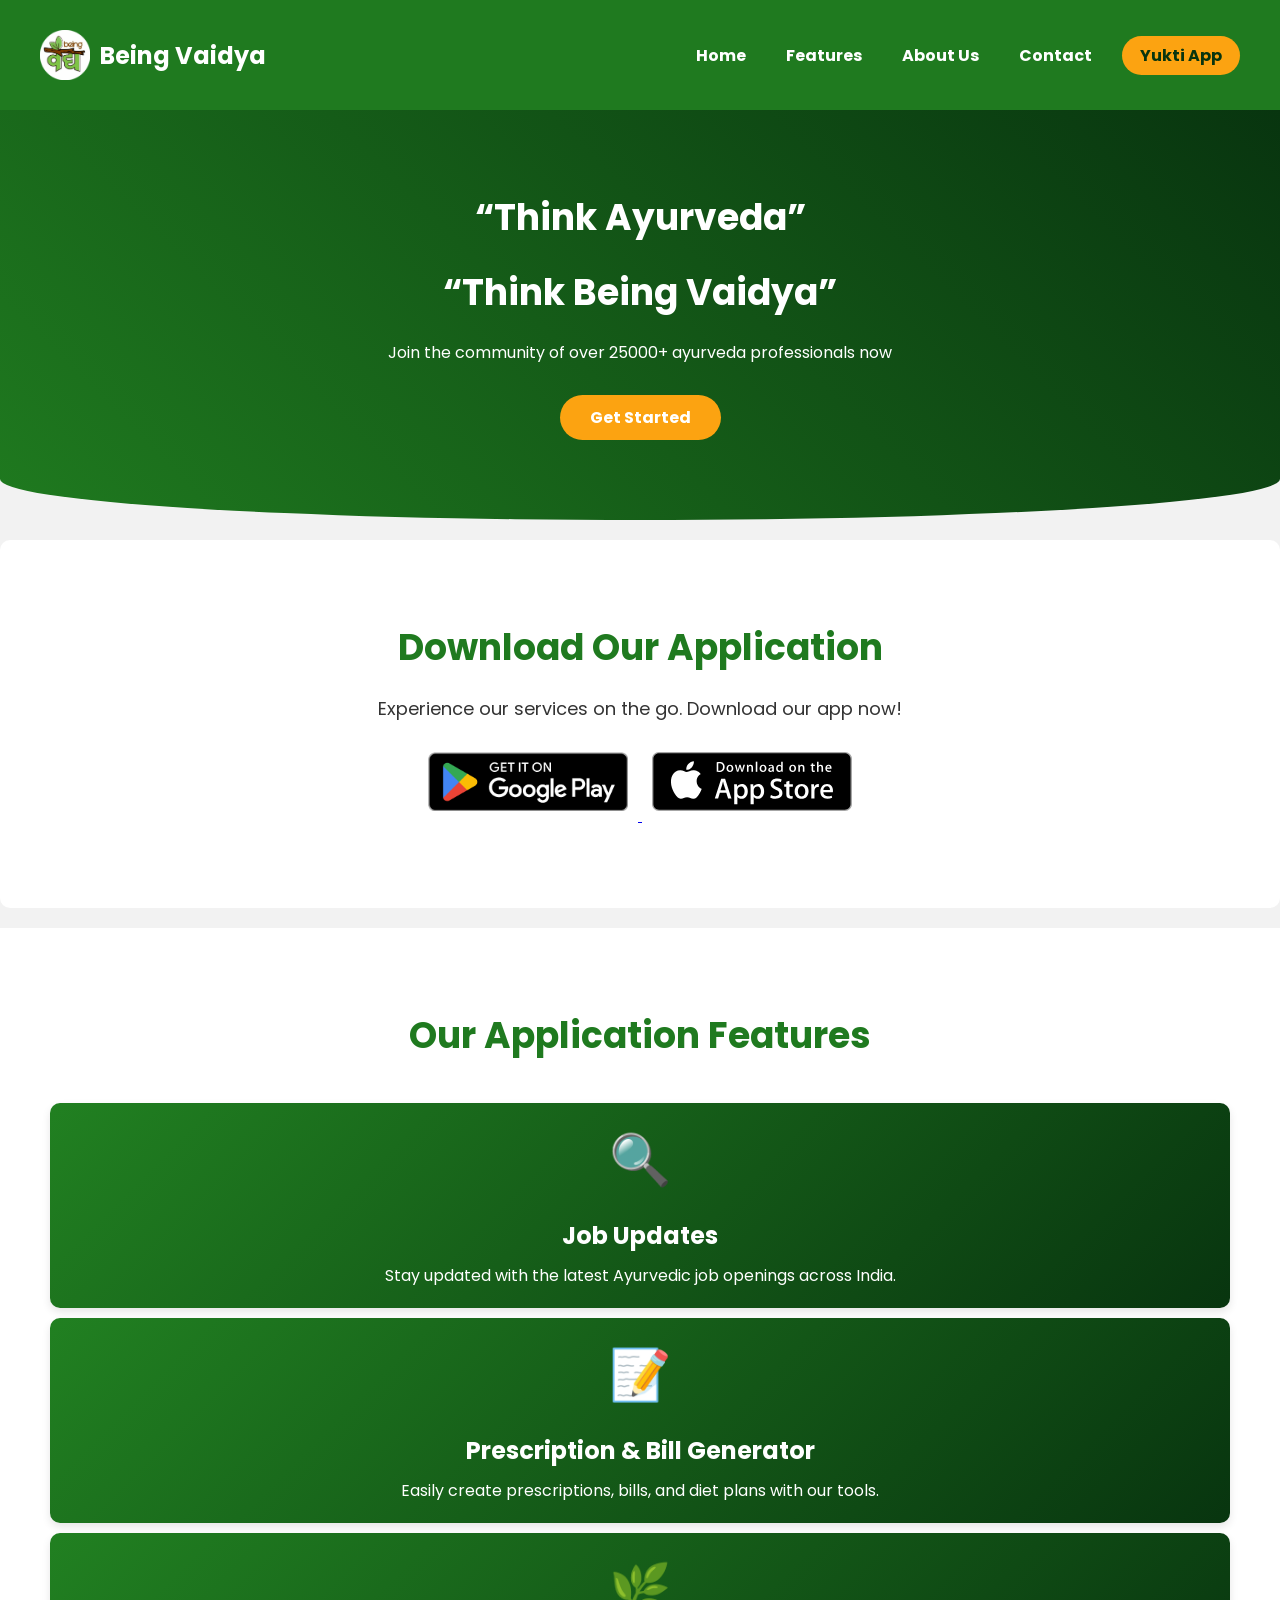
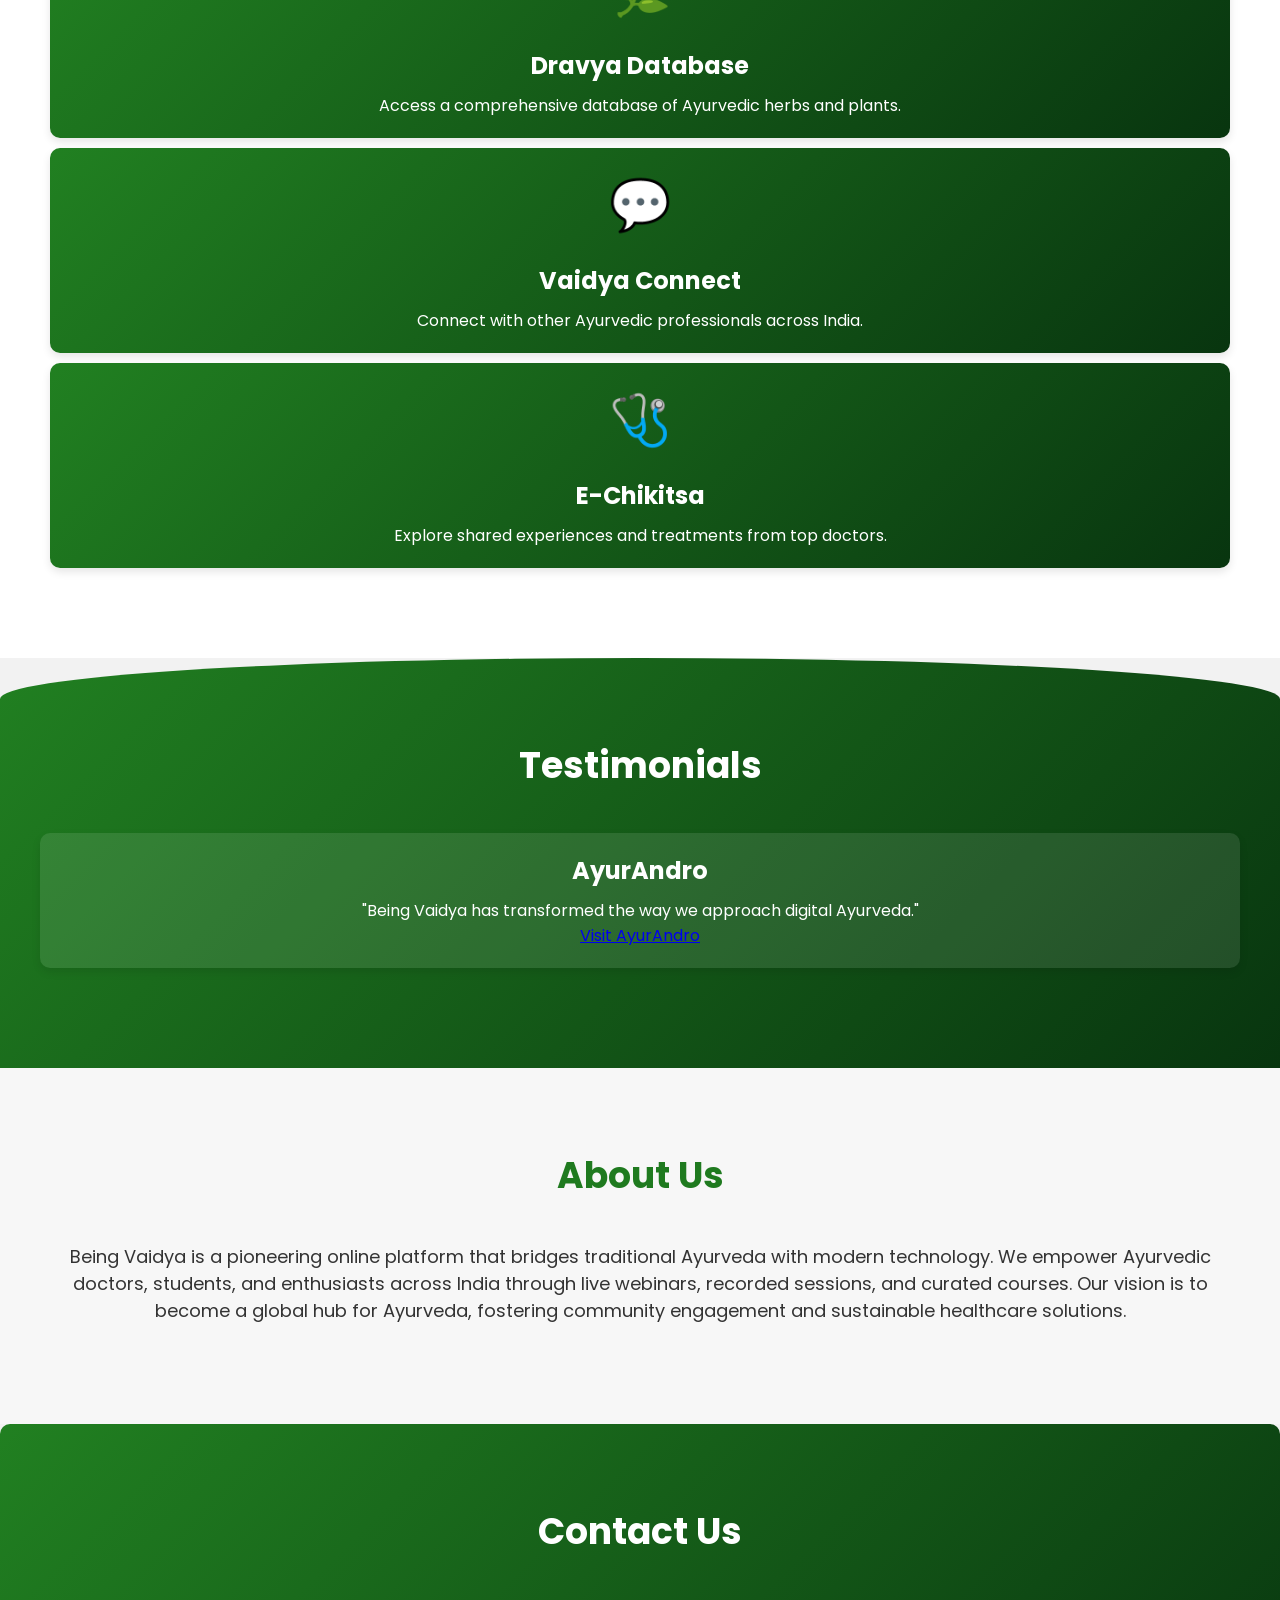
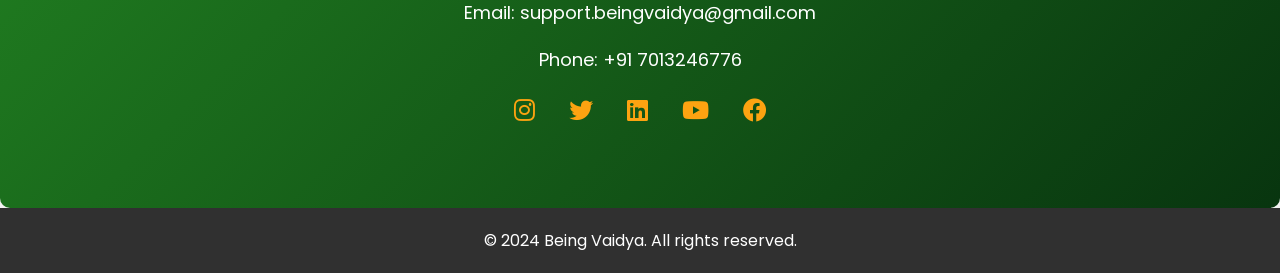
<file: index.html>
<!DOCTYPE html>
<html lang="en">

<head>
    <meta charset="UTF-8">
    <meta name="viewport" content="width=device-width, initial-scale=1.0">
    <title>Being Vaidya</title>
    <link rel="preconnect" href="https://fonts.googleapis.com">
    <link rel="stylesheet" href="https://cdnjs.cloudflare.com/ajax/libs/font-awesome/6.0.0/css/all.min.css">

    <link rel="preconnect" href="https://fonts.gstatic.com" crossorigin>
    <link href="https://fonts.googleapis.com/css2?family=Poppins:wght@400;600&display=swap" rel="stylesheet">
    <link rel="stylesheet" href="style.css">

</head>

<body>
    <header>
        <div class="container header-content">
            <div class="branding">
                <img src="logo-bv.png" alt="Being Vaidya Logo" class="logo">
                <h1>Being Vaidya</h1>
            </div>
            <span class="menu-toggle">&#9776;</span>
            <nav id="mobile-menu">
                <ul>
                    <li><a href="#hero">Home</a></li>
                    <li><a href="#features">Features</a></li>
                    <li><a href="#about">About Us</a></li>
                    <li><a href="#contact">Contact</a></li>
                    <li><a href="yukti.html" style="background-color: #fca311; color: #08350f; border-radius: 20px; padding: 8px 18px;">Yukti App</a></li>
                </ul>
            </nav>
        </div>
    </header>


    <section id="hero">
        <h2> <q>Think Ayurveda</q></h2>
        <h2><q>Think Being Vaidya</q></h2>
        <p>Join the community of over 25000+ ayurveda professionals now</p>
        <a href="#download" class="btn" target="_blank">Get Started</a>

    </section>


    <section id="download">
        <div class="container">
            <h2>Download Our Application</h2>
            <p>Experience our services on the go. Download our app now!</p>
            <a href="https://play.google.com/store/apps/details?id=com.beingvaidya.beingvaidya&pcampaignid=web_share"
                target="_blank">
                <img src="playstore.png" alt="Download on Play Store" class="playstore-image">
            </a>
            <a href="https://apps.apple.com/us/app/beingvaidya/id6757095539" target="_blank">
                <img src="appstore.svg" alt="Download on the App Store" class="playstore-image">
            </a>
        </div>
    </section>
    <section id="features">
        <div class="container">
            <h2>Our Application Features</h2>
            <div class="feature-item">
                <div class="feature-icon">🔍</div>
                <h3>Job Updates</h3>
                <p>Stay updated with the latest Ayurvedic job openings across India.</p>
            </div>
            <div class="feature-item">
                <div class="feature-icon">📝</div>
                <h3>Prescription & Bill Generator</h3>
                <p>Easily create prescriptions, bills, and diet plans with our tools.</p>
            </div>
            <div class="feature-item">
                <div class="feature-icon">🌿</div>
                <h3>Dravya Database</h3>
                <p>Access a comprehensive database of Ayurvedic herbs and plants.</p>
            </div>
            <div class="feature-item">
                <div class="feature-icon">💬</div>
                <h3>Vaidya Connect</h3>
                <p>Connect with other Ayurvedic professionals across India.</p>
            </div>
            <div class="feature-item">
                <div class="feature-icon">🩺</div>
                <h3>E-Chikitsa</h3>
                <p>Explore shared experiences and treatments from top doctors.</p>
            </div>
        </div>
    </section>

    <section id="testimonials">
        <div class="container">
            <h2>Testimonials</h2>
            <div class="testimonial-item">
                <h3>AyurAndro</h3>
                <p>"Being Vaidya has transformed the way we approach digital Ayurveda."</p>
                <a href="https://www.ayurandro.com" target="_blank" class="btn">Visit AyurAndro</a>
            </div>
        </div>
    </section>

    <section id="about">
        <div class="container">
            <h2>About Us</h2>
            <p>Being Vaidya is a pioneering online platform that bridges traditional Ayurveda with modern technology. We
                empower Ayurvedic doctors, students, and enthusiasts across India through live webinars, recorded
                sessions, and curated courses. Our vision is to become a global hub for Ayurveda, fostering community
                engagement and sustainable healthcare solutions.</p>
        </div>
    </section>

    <section id="contact">
        <div class="container">
            <h2>Contact Us</h2>
            <p class="contact-info">Email: support.beingvaidya@gmail.com</p>
            <p class="contact-info">Phone: +91 7013246776</p>
            <div class="social-icons">
                <a
                    href="https://www.instagram.com/being_vaidya?utm_source=ig_web_button_share_sheet&igsh=ZDNlZDc0MzIxNw=="><i
                        class="fab fa-instagram"></i></a>
                <a href="https://x.com/BeingVaidya"><i class="fab fa-twitter"></i></a>
                <a href="https://www.linkedin.com/company/being-vaidya"><i class="fab fa-linkedin"></i></a>
                <a href="https://youtube.com/@beingvaidya1234"><i class="fab fa-youtube"></i></a>
                <a href="#"><i class="fab fa-facebook"></i></a>
            </div>
        </div>
    </section>

    <footer>
        <p>&copy; 2024 Being Vaidya. All rights reserved.</p>
    </footer>
</body>
<script src="script.js"></script>

</html>
</file>
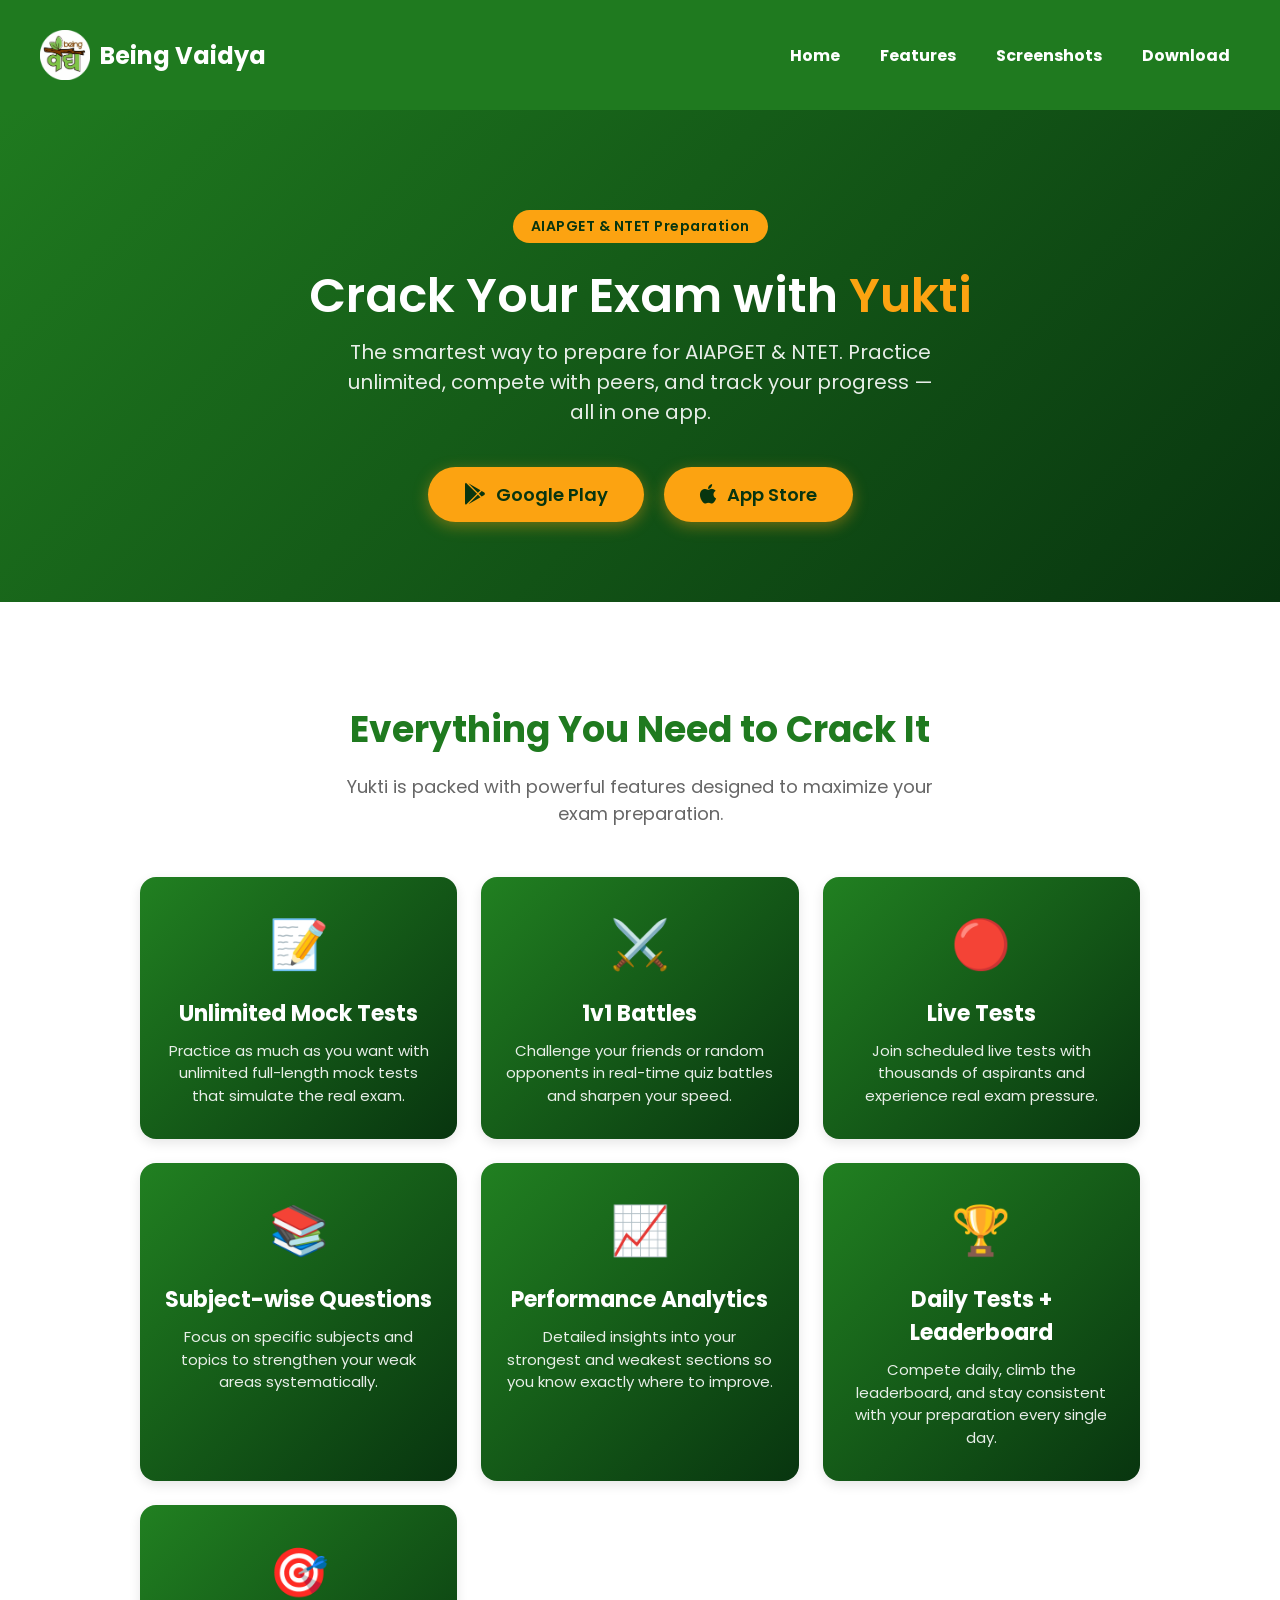
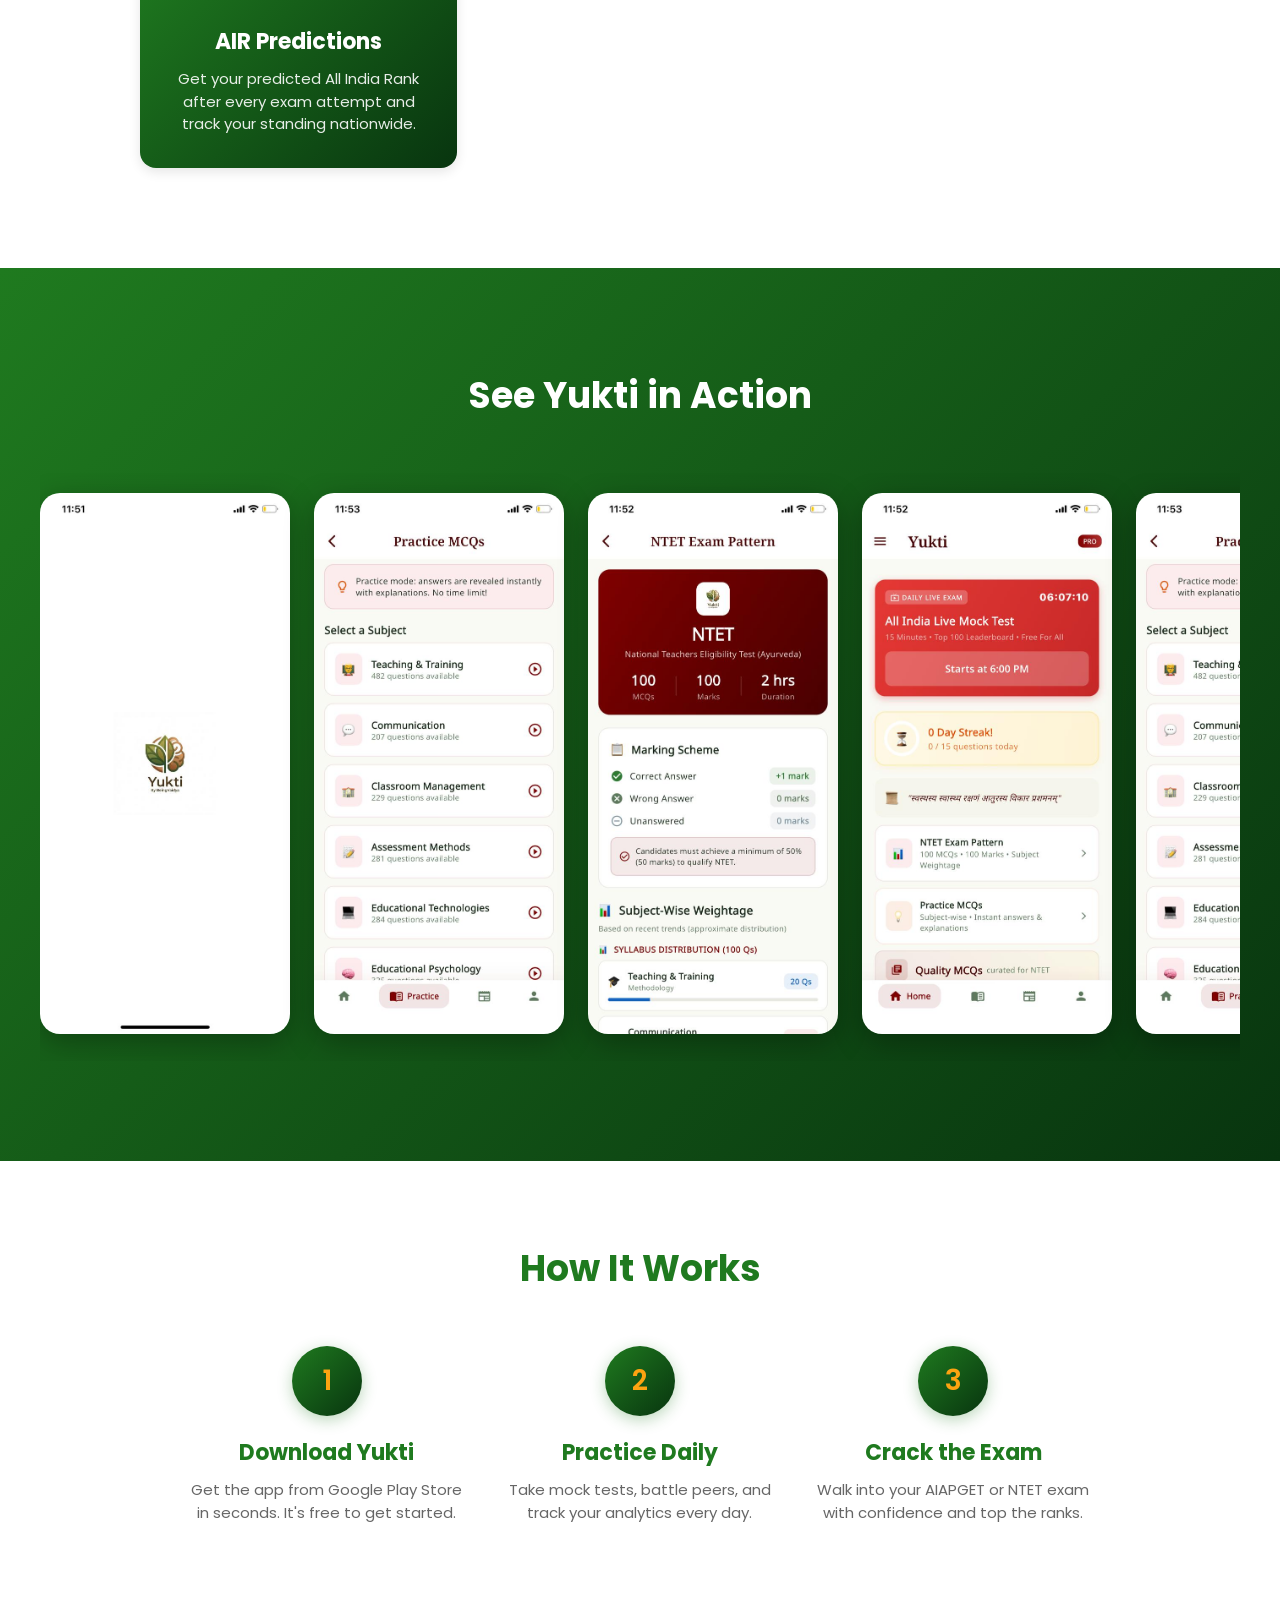
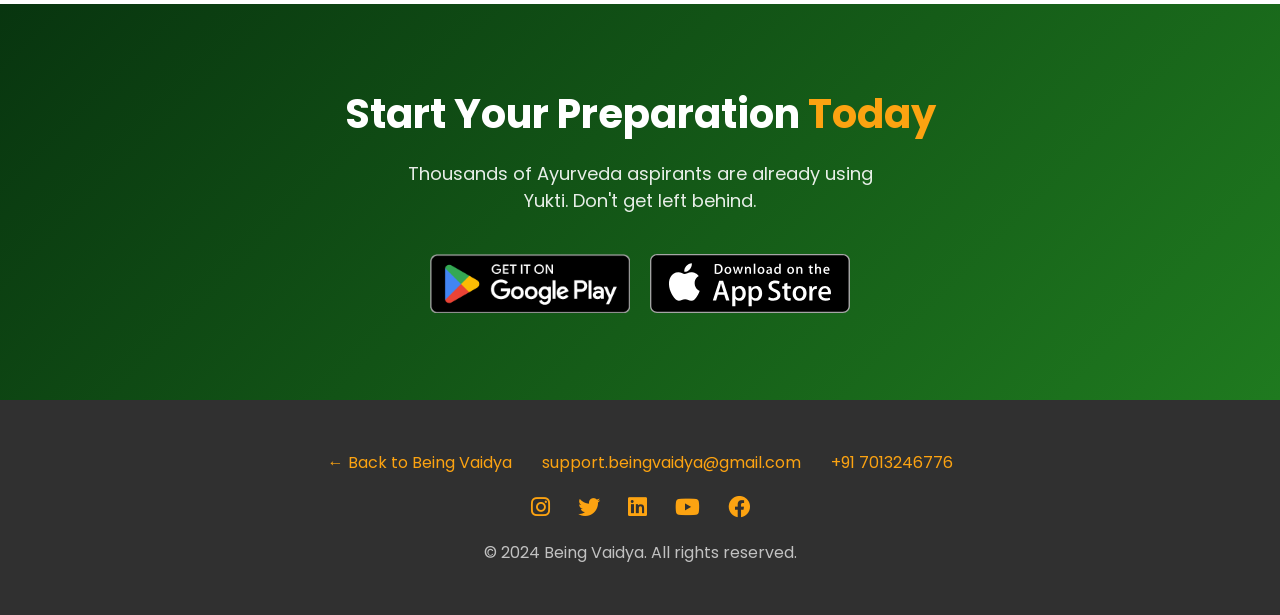
<file: yukti.html>
<!DOCTYPE html>
<html lang="en">

<head>
    <meta charset="UTF-8">
    <meta name="viewport" content="width=device-width, initial-scale=1.0">
    <title>Yukti — Crack AIAPGET & NTET | By Being Vaidya</title>
    <meta name="description"
        content="Yukti is the ultimate AIAPGET & NTET preparation app by Being Vaidya. Unlimited mock tests, 1v1 battles, live tests, analytics & more.">
    <link rel="preconnect" href="https://fonts.googleapis.com">
    <link rel="preconnect" href="https://fonts.gstatic.com" crossorigin>
    <link href="https://fonts.googleapis.com/css2?family=Poppins:wght@400;600&display=swap" rel="stylesheet">
    <link rel="stylesheet" href="https://cdnjs.cloudflare.com/ajax/libs/font-awesome/6.0.0/css/all.min.css">
    <link rel="stylesheet" href="yukti-style.css">
</head>

<body>
    <!-- HEADER -->
    <header>
        <div class="container header-content">
            <a href="index.html" class="branding">
                <img src="logo-bv.png" alt="Being Vaidya Logo" class="logo">
                <h1>Being Vaidya</h1>
            </a>
            <span class="menu-toggle">&#9776;</span>
            <nav id="mobile-menu">
                <ul>
                    <li><a href="index.html">Home</a></li>
                    <li><a href="#features">Features</a></li>
                    <li><a href="#screenshots">Screenshots</a></li>
                    <li><a href="#download">Download</a></li>
                </ul>
            </nav>
        </div>
    </header>

    <!-- HERO SECTION -->
    <section class="yukti-hero">
        <span class="badge">AIAPGET & NTET Preparation</span>
        <h2>Crack Your Exam with <span>Yukti</span></h2>
        <p class="subtitle">The smartest way to prepare for AIAPGET & NTET. Practice unlimited, compete with peers, and
            track your progress — all in one app.</p>
        <div class="hero-cta">
            <a href="https://play.google.com/store/apps/details?id=com.ayurprep.ayurprep_aiapget&pcampaignid=web_share"
                target="_blank" class="btn-primary">
                <i class="fab fa-google-play"></i> Google Play
            </a>
            <a href="https://apps.apple.com/in/app/yukti-beingvaidya/id6759821170" target="_blank" class="btn-primary">
                <i class="fab fa-apple"></i> App Store
            </a>
        </div>
    </section>

    <!-- FEATURES SECTION -->
    <section class="yukti-features" id="features">
        <div class="container">
            <h2>Everything You Need to Crack It</h2>
            <p class="section-subtitle">Yukti is packed with powerful features designed to maximize your exam
                preparation.</p>
            <div class="features-grid">
                <div class="feature-card">
                    <div class="icon">&#128221;</div>
                    <h3>Unlimited Mock Tests</h3>
                    <p>Practice as much as you want with unlimited full-length mock tests that simulate the real exam.
                    </p>
                </div>
                <div class="feature-card">
                    <div class="icon">&#9876;&#65039;</div>
                    <h3>1v1 Battles</h3>
                    <p>Challenge your friends or random opponents in real-time quiz battles and sharpen your speed.</p>
                </div>
                <div class="feature-card">
                    <div class="icon">&#128308;</div>
                    <h3>Live Tests</h3>
                    <p>Join scheduled live tests with thousands of aspirants and experience real exam pressure.</p>
                </div>
                <div class="feature-card">
                    <div class="icon">&#128218;</div>
                    <h3>Subject-wise Questions</h3>
                    <p>Focus on specific subjects and topics to strengthen your weak areas systematically.</p>
                </div>
                <div class="feature-card">
                    <div class="icon">&#128200;</div>
                    <h3>Performance Analytics</h3>
                    <p>Detailed insights into your strongest and weakest sections so you know exactly where to improve.
                    </p>
                </div>
                <div class="feature-card">
                    <div class="icon">&#127942;</div>
                    <h3>Daily Tests + Leaderboard</h3>
                    <p>Compete daily, climb the leaderboard, and stay consistent with your preparation every single day.
                    </p>
                </div>
                <div class="feature-card">
                    <div class="icon">&#127919;</div>
                    <h3>AIR Predictions</h3>
                    <p>Get your predicted All India Rank after every exam attempt and track your standing nationwide.
                    </p>
                </div>
            </div>
        </div>
    </section>

    <!-- SCREENSHOTS SECTION -->
    <section class="yukti-screenshots" id="screenshots">
        <div class="container">
            <h2>See Yukti in Action</h2>
            <div class="screenshots-scroll">
                <div class="screenshot-item">
                    <img src="yukti/home.jpeg" alt="Yukti Home Screen">
                </div>
                <div class="screenshot-item">
                    <img src="yukti/hf.jpeg" alt="Yukti App Screenshot">
                </div>
                <div class="screenshot-item">
                    <img src="yukti/hfjf.jpeg" alt="Yukti App Screenshot">
                </div>
                <div class="screenshot-item">
                    <img src="yukti/hg.jpeg" alt="Yukti App Screenshot">
                </div>
                <div class="screenshot-item">
                    <img src="yukti/jt.jpeg" alt="Yukti App Screenshot">
                </div>
            </div>
        </div>
    </section>

    <!-- HOW IT WORKS -->
    <section class="yukti-steps">
        <h2>How It Works</h2>
        <div class="steps-container">
            <div class="step">
                <div class="step-number">1</div>
                <h3>Download Yukti</h3>
                <p>Get the app from Google Play Store in seconds. It's free to get started.</p>
            </div>
            <div class="step">
                <div class="step-number">2</div>
                <h3>Practice Daily</h3>
                <p>Take mock tests, battle peers, and track your analytics every day.</p>
            </div>
            <div class="step">
                <div class="step-number">3</div>
                <h3>Crack the Exam</h3>
                <p>Walk into your AIAPGET or NTET exam with confidence and top the ranks.</p>
            </div>
        </div>
    </section>

    <!-- FINAL CTA -->
    <section class="yukti-cta" id="download">
        <h2>Start Your Preparation <span>Today</span></h2>
        <p>Thousands of Ayurveda aspirants are already using Yukti. Don't get left behind.</p>
        <div class="cta-buttons">
            <a href="https://play.google.com/store/apps/details?id=com.ayurprep.ayurprep_aiapget&pcampaignid=web_share"
                target="_blank" class="store-badge">
                <img src="playstore.png" alt="Get it on Google Play">
            </a>
            <a href="https://apps.apple.com/in/app/yukti-beingvaidya/id6759821170" target="_blank" class="store-badge">
                <img src="appstore.svg" alt="Download on App Store">
            </a>
        </div>
    </section>

    <!-- FOOTER -->
    <footer>
        <div class="container">
            <div class="footer-links">
                <a href="index.html">&#8592; Back to Being Vaidya</a>
                <a href="mailto:support.beingvaidya@gmail.com">support.beingvaidya@gmail.com</a>
                <a href="tel:+917013246776">+91 7013246776</a>
            </div>
            <div class="social-icons">
                <a
                    href="https://www.instagram.com/being_vaidya?utm_source=ig_web_button_share_sheet&igsh=ZDNlZDc0MzIxNw=="><i
                        class="fab fa-instagram"></i></a>
                <a href="https://x.com/BeingVaidya"><i class="fab fa-twitter"></i></a>
                <a href="https://www.linkedin.com/company/being-vaidya"><i class="fab fa-linkedin"></i></a>
                <a href="https://youtube.com/@beingvaidya1234"><i class="fab fa-youtube"></i></a>
                <a href="#"><i class="fab fa-facebook"></i></a>
            </div>
            <p style="margin-top: 16px; opacity: 0.7;">&copy; 2024 Being Vaidya. All rights reserved.</p>
        </div>
    </footer>

    <script>
        // Mobile menu toggle
        document.querySelector('.menu-toggle').addEventListener('click', function () {
            document.getElementById('mobile-menu').classList.toggle('active');
        });
    </script>
</body>

</html>
</file>
<file: style.css>
/* Reset default browser styles */
body, h1, h2, h3, p, ul {
    margin: 0;
    padding: 0;
}

/* Set a background color and font styles */
body {
    font-family: 'Poppins', sans-serif;
    background-color: #f2f2f2;
    color: #333;
}

/* Container */
.container {
    max-width: 1200px;
    margin: 0 auto;
    padding: 20px;
}

/* Header styles */
/* Header styles */
header {
    background-color: #1f7a1f;
    color: #fff;
    padding: 10px 20px;
    box-shadow: 0 4px 6px rgba(0, 0, 0, 0.1);
    position: relative;
}
.header-content {
    display: flex;
    justify-content: space-between;
    align-items: center;
}

.branding {
    display: flex;
    align-items: center;
}

.logo {
    width: 50px;
    height: 50px;
    margin-right: 10px;
}

header h1 {
    font-size: 24px; /* Adjusted for better fit */
    margin: 0;
}
/* Menu Toggle */
.menu-toggle {
    display: none;
    font-size: 28px;
    cursor: pointer;
    color: #fff;
}

/* Navigation styles */
nav ul {
    list-style: none;
    display: flex;
    justify-content: space-between;
    align-items: center;
}

nav li {
    margin-left: 20px;
}

nav a {
    color: #fff;
    text-decoration: none;
    font-weight: bold;
    padding: 10px;
    transition: color 0.3s, transform 0.3s;
}

nav a:hover {
    color: #fca311;
    transform: scale(1.1);
}

/* Responsive styles */
@media (max-width: 768px) {
    .menu-toggle {
        display: block;
    }

    nav {
        display: none;
        position: absolute;
        top: 60px;
        right: 0;
        background-color: #1f7a1f;
        width: 100%;
        text-align: right;
        z-index: 1000;
    }

    nav ul {
        flex-direction: column;
        align-items: center;
        margin-right: 20px;
    }

    nav li {
        margin: 10px 0;
    }

    nav.active {
        display: block;
    }
}

@media (min-width: 769px) {
    nav {
        display: flex;
    }
}

/* Hero section styles */
#hero {
    background: linear-gradient(45deg, #1f7a1f, #08350f);
    color: #fff;
    text-align: center;
    padding: 80px 20px; /* Reduced padding */
    border-radius: 0 0 50% 50% / 10%;
    position: relative;
}

#hero h2 {
    font-size: 36px; /* Adjusted font size */
    margin-bottom: 20px;
}

#hero p {
    font-size: 16px; /* Adjusted font size */
    margin-bottom: 30px;
}

#hero .btn {
    display: inline-block;
    background-color: #fca311;
    color: white;
    padding: 10px 30px;
    text-decoration: none;
    border-radius: 30px;
    font-weight: bold;
    transition: background-color 0.3s, transform 0.3s;
}

#hero .btn:hover {
    background-color: #fff;
    color: #1f7a1f;
    transform: translateY(-5px);
}

/* Our Application Features section styles */
#features {
    background-color: #fff;
    padding: 60px 20px;
    text-align: center;
}

#features h2 {
    font-size: 36px;
    margin-bottom: 40px;
    color: #1f7a1f;
}

.feature-item {
    display: flex;
    flex-direction: column;
    align-items: center;
    padding: 20px;
    margin: 10px;
    background: linear-gradient(135deg, #218021, #08350f);
    color: #fff;
    border-radius: 10px;
    box-shadow: 0 4px 8px rgba(0, 0, 0, 0.1);
    transition: transform 0.3s;
}

.feature-item:hover {
    transform: scale(1.05);
}

.feature-icon {
    font-size: 50px;
    margin-bottom: 20px;
    color: #fca311;
}

.feature-item h3 {
    font-size: 24px;
    margin-bottom: 10px;
}

.feature-item p {
    font-size: 16px;
}

/* Testimonials section styles */
#testimonials {
    background: linear-gradient(135deg, #218021, #08350f);
    color: #fff;
    padding: 60px 20px;
    text-align: center;
    border-radius: 50% 50% 0 0 / 10%;
}

#testimonials h2 {
    font-size: 36px;
    margin-bottom: 40px;
}

.testimonial-item {
    background-color: rgba(255, 255, 255, 0.1);
    padding: 20px;
    margin: 20px 0;
    border-radius: 10px;
    box-shadow: 0 4px 8px rgba(0, 0, 0, 0.1);
}

.testimonial-item h3 {
    font-size: 24px;
    margin-bottom: 10px;
}

.testimonial-item p {
    font-size: 16px;
}

/* About us section styles */
#about {
    background-color: #f7f7f7;
    padding: 60px 20px;
    text-align: center;
}

#about h2 {
    font-size: 36px;
    margin-bottom: 40px;
    color: #1f7a1f;
}

#about p {
    font-size: 18px;
    margin-bottom: 20px;
}

/* Contact section styles */
#contact {
    background: linear-gradient(135deg, #218021, #08350f);
    color: #fff;
    padding: 60px 20px;
    text-align: center;
    border-radius: 10px;
}

#contact h2 {
    font-size: 36px;
    margin-bottom: 40px;
}

.contact-info {
    font-size: 18px;
    margin-bottom: 20px;
}

.social-icons {
    margin-top: 20px;
}

.social-icons a {
    color: #fca311;
    text-decoration: none;
    font-size: 24px;
    margin: 0 15px;
    transition: color 0.3s, transform 0.3s;
}

.social-icons a:hover {
    color: #fff;
    transform: scale(1.2);
}


/* Footer styles */
footer {
    background-color: #303030;
    color: #fff;
    text-align: center;
    padding: 20px 0;
}

/* Responsive design */
@media (max-width: 768px) {
    .header-content {
        justify-content: space-between;
        padding-top: 10px;
        padding-right: 0;
        padding-bottom: 10px;
        padding-left: 0;
    }
    
    header h1 {
        font-size: 20px;
        margin-bottom: 10px;
    }
}

/* Download section styles */
#download {
    background-color: #fff;
    padding: 60px 20px;
    text-align: center;
    border-radius: 10px;
    margin: 20px 0;
}

#download h2 {
    font-size: 36px;
    margin-bottom: 20px;
    color: #1f7a1f;
}

#download p {
    font-size: 18px;
    margin-bottom: 20px;
}

.playstore-image {
    width: 200px;
    margin: 10px;
    transition: transform 0.3s;
}

.playstore-image:hover {
    transform: scale(1.1);
}
</file>
<file: yukti-style.css>
/* Reset */
body, h1, h2, h3, p, ul {
    margin: 0;
    padding: 0;
}

body {
    font-family: 'Poppins', sans-serif;
    background-color: #f2f2f2;
    color: #333;
    overflow-x: hidden;
}

/* Container */
.container {
    max-width: 1200px;
    margin: 0 auto;
    padding: 20px;
}

/* Header */
header {
    background-color: #1f7a1f;
    color: #fff;
    padding: 10px 20px;
    box-shadow: 0 4px 6px rgba(0, 0, 0, 0.1);
    position: relative;
}

.header-content {
    display: flex;
    justify-content: space-between;
    align-items: center;
}

.branding {
    display: flex;
    align-items: center;
    text-decoration: none;
    color: #fff;
}

.logo {
    width: 50px;
    height: 50px;
    margin-right: 10px;
}

header h1 {
    font-size: 24px;
    margin: 0;
}

.menu-toggle {
    display: none;
    font-size: 28px;
    cursor: pointer;
    color: #fff;
}

nav ul {
    list-style: none;
    display: flex;
    align-items: center;
}

nav li {
    margin-left: 20px;
}

nav a {
    color: #fff;
    text-decoration: none;
    font-weight: bold;
    padding: 10px;
    transition: color 0.3s, transform 0.3s;
}

nav a:hover {
    color: #fca311;
    transform: scale(1.1);
}

/* ========================
   HERO SECTION
   ======================== */
.yukti-hero {
    background: linear-gradient(135deg, #1f7a1f 0%, #08350f 50%, #1f7a1f 100%);
    background-size: 200% 200%;
    animation: gradientShift 8s ease infinite;
    color: #fff;
    text-align: center;
    padding: 100px 20px 80px;
    position: relative;
}

@keyframes gradientShift {
    0% { background-position: 0% 50%; }
    50% { background-position: 100% 50%; }
    100% { background-position: 0% 50%; }
}

.yukti-hero .badge {
    display: inline-block;
    background-color: #fca311;
    color: #08350f;
    padding: 6px 18px;
    border-radius: 20px;
    font-size: 14px;
    font-weight: 600;
    margin-bottom: 24px;
    letter-spacing: 0.5px;
}

.yukti-hero h2 {
    font-size: 48px;
    font-weight: 600;
    margin-bottom: 12px;
    line-height: 1.2;
}

.yukti-hero h2 span {
    color: #fca311;
}

.yukti-hero .subtitle {
    font-size: 20px;
    opacity: 0.9;
    margin-bottom: 40px;
    max-width: 600px;
    margin-left: auto;
    margin-right: auto;
}

.hero-cta {
    display: flex;
    justify-content: center;
    align-items: center;
    gap: 20px;
    flex-wrap: wrap;
}

.btn-primary {
    display: inline-flex;
    align-items: center;
    gap: 10px;
    background-color: #fca311;
    color: #08350f;
    padding: 14px 36px;
    text-decoration: none;
    border-radius: 30px;
    font-weight: 600;
    font-size: 18px;
    transition: all 0.3s;
    box-shadow: 0 4px 15px rgba(252, 163, 17, 0.4);
}

.btn-primary:hover {
    background-color: #fff;
    color: #1f7a1f;
    transform: translateY(-3px);
    box-shadow: 0 6px 20px rgba(255, 255, 255, 0.3);
}

.btn-primary i {
    font-size: 22px;
}

.btn-secondary {
    display: inline-flex;
    align-items: center;
    gap: 10px;
    background-color: rgba(255, 255, 255, 0.15);
    color: #fff;
    padding: 14px 36px;
    text-decoration: none;
    border-radius: 30px;
    font-weight: 600;
    font-size: 18px;
    border: 2px solid rgba(255, 255, 255, 0.3);
    cursor: default;
    opacity: 0.7;
}

.btn-secondary i {
    font-size: 22px;
}

/* ========================
   FEATURES SECTION
   ======================== */
.yukti-features {
    background-color: #fff;
    padding: 80px 20px;
    text-align: center;
}

.yukti-features h2 {
    font-size: 36px;
    color: #1f7a1f;
    margin-bottom: 16px;
}

.yukti-features .section-subtitle {
    font-size: 18px;
    color: #666;
    margin-bottom: 50px;
    max-width: 600px;
    margin-left: auto;
    margin-right: auto;
}

.features-grid {
    display: grid;
    grid-template-columns: repeat(auto-fit, minmax(280px, 1fr));
    gap: 24px;
    max-width: 1000px;
    margin: 0 auto;
}

.feature-card {
    background: linear-gradient(135deg, #218021, #08350f);
    color: #fff;
    border-radius: 16px;
    padding: 32px 24px;
    text-align: center;
    transition: transform 0.3s, box-shadow 0.3s;
    box-shadow: 0 4px 12px rgba(0, 0, 0, 0.1);
}

.feature-card:hover {
    transform: translateY(-8px);
    box-shadow: 0 12px 30px rgba(0, 0, 0, 0.2);
}

.feature-card .icon {
    font-size: 48px;
    margin-bottom: 16px;
}

.feature-card h3 {
    font-size: 22px;
    margin-bottom: 10px;
}

.feature-card p {
    font-size: 15px;
    opacity: 0.9;
    line-height: 1.5;
}

/* ========================
   SCREENSHOTS SECTION
   ======================== */
.yukti-screenshots {
    background: linear-gradient(135deg, #1f7a1f, #08350f);
    padding: 80px 20px;
    text-align: center;
    color: #fff;
}

.yukti-screenshots h2 {
    font-size: 36px;
    margin-bottom: 50px;
}

.screenshots-scroll {
    display: flex;
    gap: 24px;
    overflow-x: auto;
    padding: 20px 0;
    scroll-snap-type: x mandatory;
    -webkit-overflow-scrolling: touch;
}

.screenshots-scroll::-webkit-scrollbar {
    height: 8px;
}

.screenshots-scroll::-webkit-scrollbar-track {
    background: rgba(255, 255, 255, 0.1);
    border-radius: 4px;
}

.screenshots-scroll::-webkit-scrollbar-thumb {
    background: #fca311;
    border-radius: 4px;
}

.screenshot-item {
    flex: 0 0 auto;
    width: 250px;
    scroll-snap-align: center;
}

.screenshot-item img {
    width: 100%;
    border-radius: 20px;
    box-shadow: 0 8px 30px rgba(0, 0, 0, 0.3);
    transition: transform 0.3s;
}

.screenshot-item img:hover {
    transform: scale(1.05);
}

.screenshot-placeholder {
    width: 100%;
    height: 440px;
    background: rgba(255, 255, 255, 0.1);
    border-radius: 20px;
    border: 2px dashed rgba(255, 255, 255, 0.3);
    display: flex;
    align-items: center;
    justify-content: center;
    color: rgba(255, 255, 255, 0.5);
    font-size: 14px;
}

/* ========================
   HOW IT WORKS
   ======================== */
.yukti-steps {
    background-color: #fff;
    padding: 80px 20px;
    text-align: center;
}

.yukti-steps h2 {
    font-size: 36px;
    color: #1f7a1f;
    margin-bottom: 50px;
}

.steps-container {
    display: flex;
    justify-content: center;
    gap: 40px;
    flex-wrap: wrap;
    max-width: 900px;
    margin: 0 auto;
}

.step {
    flex: 1;
    min-width: 220px;
    max-width: 280px;
    text-align: center;
}

.step-number {
    width: 70px;
    height: 70px;
    border-radius: 50%;
    background: linear-gradient(135deg, #1f7a1f, #08350f);
    color: #fca311;
    font-size: 28px;
    font-weight: 600;
    display: flex;
    align-items: center;
    justify-content: center;
    margin: 0 auto 20px;
    box-shadow: 0 4px 15px rgba(31, 122, 31, 0.3);
}

.step h3 {
    font-size: 22px;
    color: #1f7a1f;
    margin-bottom: 10px;
}

.step p {
    font-size: 15px;
    color: #666;
    line-height: 1.5;
}

/* ========================
   FINAL CTA SECTION
   ======================== */
.yukti-cta {
    background: linear-gradient(135deg, #08350f, #1f7a1f);
    color: #fff;
    text-align: center;
    padding: 80px 20px;
}

.yukti-cta h2 {
    font-size: 40px;
    margin-bottom: 16px;
}

.yukti-cta h2 span {
    color: #fca311;
}

.yukti-cta p {
    font-size: 18px;
    opacity: 0.9;
    margin-bottom: 40px;
    max-width: 500px;
    margin-left: auto;
    margin-right: auto;
}

.cta-buttons {
    display: flex;
    justify-content: center;
    align-items: center;
    gap: 20px;
    flex-wrap: wrap;
}

.store-badge {
    transition: transform 0.3s;
}

.store-badge img {
    width: 200px;
}

.store-badge:hover {
    transform: scale(1.1);
}

.store-badge-disabled {
    opacity: 0.5;
    cursor: default;
    position: relative;
}

.coming-soon-label {
    display: block;
    font-size: 12px;
    margin-top: 6px;
    opacity: 0.7;
}

/* ========================
   FOOTER
   ======================== */
footer {
    background-color: #303030;
    color: #fff;
    text-align: center;
    padding: 30px 20px;
}

footer a {
    color: #fca311;
    text-decoration: none;
    transition: color 0.3s;
}

footer a:hover {
    color: #fff;
}

.footer-links {
    display: flex;
    justify-content: center;
    gap: 30px;
    flex-wrap: wrap;
    margin-bottom: 16px;
}

.social-icons {
    margin-top: 16px;
}

.social-icons a {
    color: #fca311;
    font-size: 22px;
    margin: 0 12px;
    transition: color 0.3s, transform 0.3s;
    display: inline-block;
}

.social-icons a:hover {
    color: #fff;
    transform: scale(1.2);
}

/* ========================
   RESPONSIVE
   ======================== */
@media (max-width: 768px) {
    .menu-toggle {
        display: block;
    }

    nav {
        display: none;
        position: absolute;
        top: 60px;
        right: 0;
        background-color: #1f7a1f;
        width: 100%;
        text-align: right;
        z-index: 1000;
    }

    nav ul {
        flex-direction: column;
        align-items: center;
        margin-right: 20px;
    }

    nav li {
        margin: 10px 0;
    }

    nav.active {
        display: block;
    }

    .header-content {
        justify-content: space-between;
        padding: 10px 0;
    }

    header h1 {
        font-size: 20px;
    }

    .yukti-hero {
        padding: 70px 16px 60px;
    }

    .yukti-hero h2 {
        font-size: 32px;
    }

    .yukti-hero .subtitle {
        font-size: 16px;
    }

    .btn-primary, .btn-secondary {
        padding: 12px 28px;
        font-size: 16px;
    }

    .features-grid {
        grid-template-columns: 1fr;
        gap: 16px;
    }

    .feature-card {
        padding: 24px 20px;
    }

    .steps-container {
        flex-direction: column;
        align-items: center;
        gap: 30px;
    }

    .yukti-cta h2 {
        font-size: 28px;
    }

    .store-badge img {
        width: 160px;
    }
}

@media (min-width: 769px) {
    nav {
        display: flex;
    }
}
</file>
